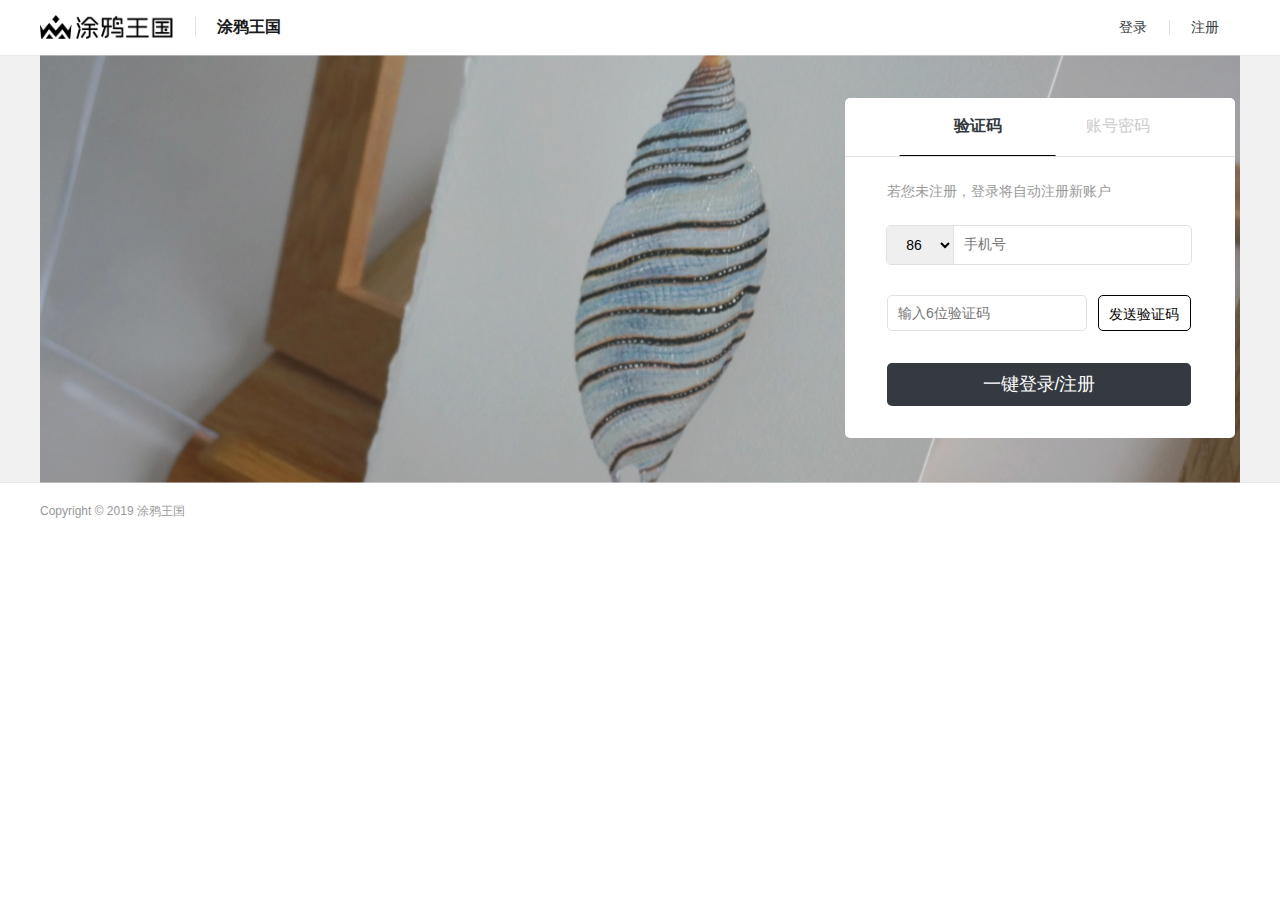
<file: vag登录.html>
<!DOCTYPE html>
<html lang="en">

<head>
    <meta charset="UTF-8">
    <meta http-equiv="X-UA-Compatible" content="IE=edge">
    <meta name="viewport" content="width=device-width, initial-scale=1.0">
    
    <title>登录_涂鸦王国</title>
    <link rel="shortcut icon" href="img/favicon20220418.ico">
    <link rel="stylesheet" href="inde.css">
    
</head>

<body>
    
    <div class="top">
        <div class="top-1">
            <img src="img/登录-horizontal-black.png" />
            <div></div>
            <div>涂鸦王国</div>
            <div id="dl">登录</div>
            <div></div>
            <div id="zc">注册</div>
        </div>
    </div>
<form action="vag.html" method="get">
    <div class="bodyz">
        <div class="bodyz-1">
            <div class="hz">
                <div class="box" id="box">
                    <div class="box-1 bs">验证码</div>
                    <div class="box-1">账号密码</div>
                </div>
                <div class="box1" id="box1">
                    创建新账号
                </div>
                <div class="box2">
                    <div class="box2-1">若您未注册，登录将自动注册新账户</div>
                    <div class="box2-2" >
                            <select >
                                <option value="">86</option>
                                <option value="">中国大陆86</option>
                                <option value="">中国香港00852</option>
                                <option value="">中国台湾00886</option>
                                <option value="">美国001</option>
                                <option value="">比利时0032</option>
                            </select>
                        <div><input type="text" placeholder="手机号"required id="txt"></div>
                    </div>
                    <div class="box2-3">
                        <div><input type="text" placeholder="输入6位验证码" required id="txt1"></div>
                        <div>发送验证码</div>
                    </div>
                    <input type="submit" value="一键登录/注册" class="rt4" >
                </div>
                <div class="box3">
                    <div><input type="text" placeholder="手机或邮箱" ></div>
                    <div><input type="password" placeholder="密码" ></div>
                    <input type="submit" value="登录" class="rt5">
                    <div>
                        <img src="img/weibo.png" >
                        <img src="img/qq.png" >
                        <span>忘记密码?</span>
                    </div>
                </div>
            </div>
        </div>
    </div>
</form>
    <div class="bottom">
        <div>Copyright © 2019 涂鸦王国</div>
    </div>
</body>
<script src="vag登录.js"></script>
</html>
</file>
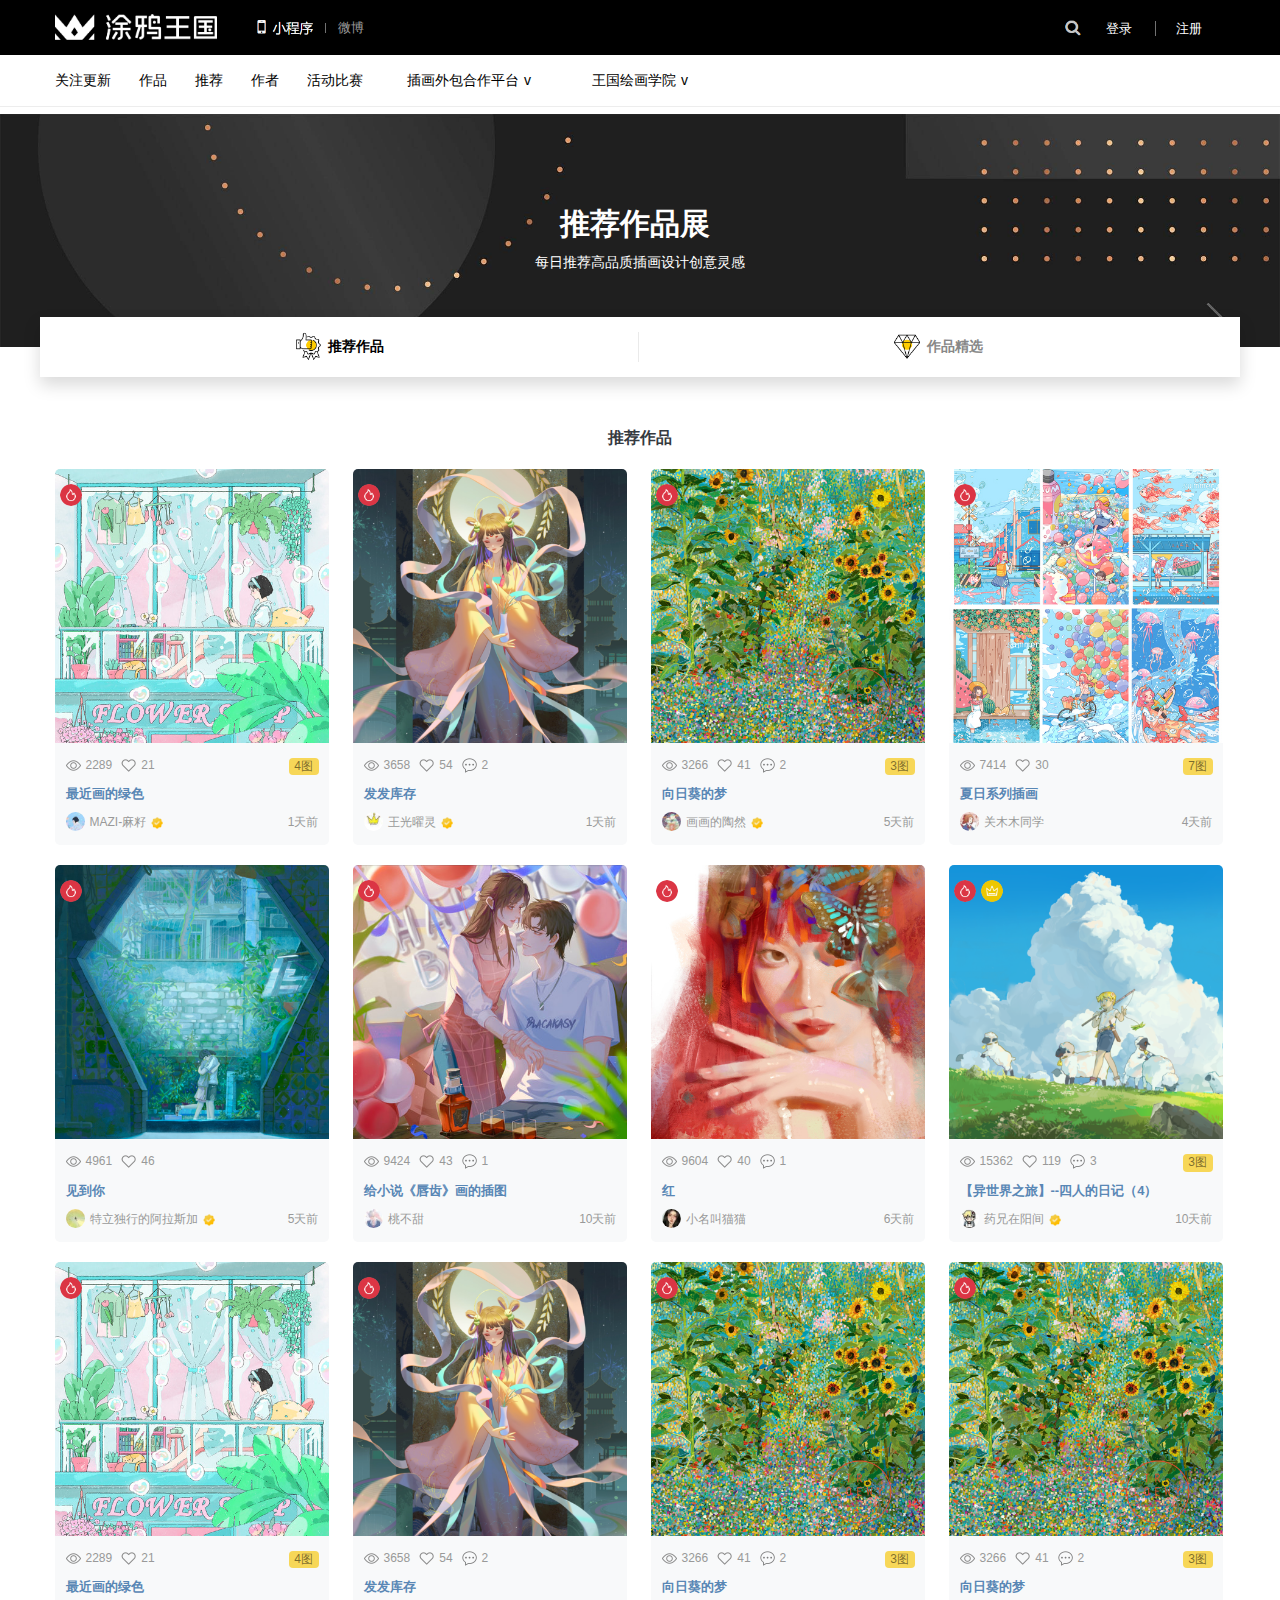
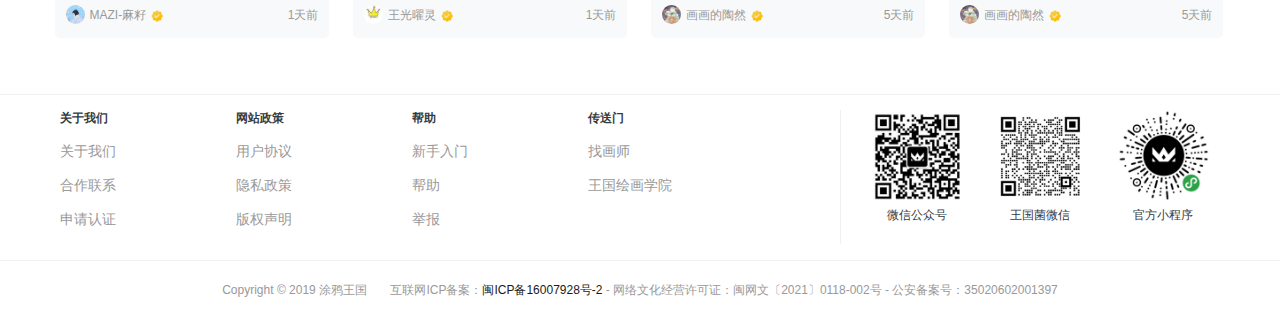
<file: vag详情.html>
<!DOCTYPE html>
<html lang="en">
<head>
    <meta charset="UTF-8">
    <meta http-equiv="X-UA-Compatible" content="IE=edge">
    <meta name="viewport" content="width=device-width, initial-scale=1.0">
    <title>涂鸦王国_插画师作品_涂鸦王国gracg.com</title>
    <link rel="shortcut icon" href="img/favicon20220418.ico">
    <link rel="stylesheet" href="vag详情.css">
</head>
<body>
    <div id="top">
        <div class="top1">
            <div class="top1-1">
                <div class="top1-1-1"><a href="#"><img src="img/img-horizontal-white.png" height="26"></a></div>
                <div class="top1-1-2"><a href="#"><img src="img/QQ截图20220606105741.png" height="20"></a></div>
                <div class="top1-1-3"></div>
                <div class="top1-1-4"><a>微博</a></div>
                <div class="top1-1-5"><a href="#"><img src="img/QQ截图20220606142611.png" height="17"></a></div>
                <div class="top1-1-5"><a href="vag登录.html">登录</a></div>
                <div class="top1-1-6"></div>
                <div class="top1-1-7"><a href="vag登录.html">注册</a></div>
            </div>
        </div>
        <div class="top2">
            <div class="top2-1">
                <ul>
                    <li><a>关注更新</a></li>
                    <li><a>作品</a></li>
                    <li><a>推荐</a></li>
                    <li><a>作者</a></li>
                    <li><a>活动比赛</a></li>
                </ul>
                <div class="top2-2">
                    <a>插画外包合作平台<span>v</span></a>
                    <ul style="left: 335px;">
                        <li>首页</li>
                        <li>作品出售</li>
                        <li>插画服务</li>
                        <li>插画师列表</li>
                        <li>SVIP权益</li>
                    </ul>
                </div>
                <div class="top2-2">
                    <a>王国绘画学院<span>v</span></a>
                    <ul style="left: 510px;">
                        <li>直播课程</li>
                        <li>插画视频</li>
                        <li>师资力量</li>
                        <li>学员作业</li>
                        <li><span>我要报名</span></li>
                    </ul>
                </div>
            </div>
        </div>
    </div>
    <div class="top-x">
        <div>推荐作品展</div>
        <div>每日推荐高品质插画设计创意灵感</div>
    </div>
    <div class="top-w">
        <div class="top-w1">
            <div><img src="img/tuijian.jpg" >推荐作品</div>
            <div></div>
            <div><img src="img/jingxuan.jpg" >作品精选</div>
        </div>
    </div>
    <div class="body1">
        推荐作品
    </div>

    <div id='box3' class="box3">
        <div>
            <div>
                <div class="zd">
                    <a href="" class="fb"></a>
                    <div></div>
                    <a href="" style="background-image:url('img/687900_1_4709d00590d8a7afcc8efe9c6fd321cc.jpg');"></a>
                </div>
                <div>
                    <div>
                        <div><img src="img/see.png"></div>
                        <span>2289</span>
                        <div><img src="img/like.png" alt=""></div>
                        <span>21</span>
                        <!-- <div><img src="img/msg_0.png" alt=""></div>
                        <span>2</span> -->
                        <div>4图</div>
                    </div>
                    <div>最近画的绿色</div>
                    <div>
                        <a href="">
                            <div style=" background-image:url('img/687900_1_1c26779280e3db9b007c995abaf67dc5.jpg');">
                            </div>
                        </a>
                        <a href=""><span>MAZI-麻籽</span>
                            <div></div>
                        </a>
                        <span>1天前</span>
                    </div>
                </div>
            </div>
        </div>
        <div>
            <div>
                <div class="zd">
                    <a href="" class="fb"></a>
                    <div></div>
                    <a href="" style="background-image:url('img/725238_52bc915f34d3e5a00d916d767089d542.png') ;"></a>
                </div>
                <div>
                    <div>
                        <div><img src="img/see.png"></div>
                        <span>3658</span>
                        <div><img src="img/like.png" alt=""></div>
                        <span>54</span>
                        <div><img src="img/msg_0.png" alt=""></div>
                        <span>2</span>
                        <div style="display:none">3图</div>
                    </div>
                    <div>发发库存</div>
                    <div>
                        <a href="">
                            <div style=" background-image:url('img/725238_1_6cbb673e39e1e62d483ce49f5b07df2a.jpg');">
                            </div>
                        </a>
                        <a href=""><span>王光曜灵</span>
                            <div></div>
                        </a>
                        <span>1天前</span>
                    </div>
                </div>
            </div>
        </div>
        <div>
            <div>
                <div class="zd">
                    <a href="" class="fb"></a>
                    <div></div>
                    <a " href=""></a>
                </div>
                <div>
                    <div>
                        <div><img src=" img/see.png">
                </div>
                <span>3266</span>
                <div><img src="img/like.png" alt=""></div>
                <span>41</span>
                <div><img src="img/msg_0.png" alt=""></div>
                <span>2</span>
                <div>3图</div>
            </div>
            <div>向日葵的梦</div>
            <div>
                <a href="">
                    <div style=" background-image:url('img/603959_3_7ed932ebf9d0b41dc63f697a2cf4a3b9.png');">
                    </div>
                </a>
                <a href=""><span>画画的陶然</span>
                    <div></div>
                </a>
                <span>5天前</span>
            </div>
        </div>
    </div>
    </div>
    <div>
        <div>
            <div class="zd">
                <a href="" class="fb"></a>
                <div></div>
                <a href="" style="background-image:url('img/1574787872_1_68a880fc406baa9280be6c71f0a26765.jpg') ;"></a>
            </div>
            <div>
                <div>
                    <div><img src="img/see.png"></div>
                    <span>7414</span>
                    <div><img src="img/like.png" alt=""></div>
                    <span>30</span>
                    <!-- <div><img src="img/msg_0.png" alt=""></div>
                        <span>2</span> -->
                    <div>7图</div>
                </div>
                <div>夏日系列插画</div>
                <div>
                    <a href="">
                        <div style=" background-image:url('img/1574787872_3_ea077f9e764676bdc89630dcccc328fc.jpg');">
                        </div>
                    </a>
                    <a href=""><span>关木木同学</span>
                        <div style="display:none;"></div>
                    </a>
                    <span>4天前</span>
                </div>
            </div>
        </div>
    </div>
    <div>
        <div>
            <div class="zd">
                <a href="" class="fb"></a>
                <div></div>
                <a href="" style="background-image:url('img/2001324757_8e269ff701fd964eec3bf56e30948157.png') ;"></a>
            </div>
            <div>
                <div>
                    <div><img src="img/see.png"></div>
                    <span>4961</span>
                    <div><img src="img/like.png" alt=""></div>
                    <span>46</span>
                    <!-- <div><img src="img/msg_0.png" alt=""></div>
                        <span>2</span> -->
                    <div style="display:none;">3图</div>
                </div>
                <div>见到你</div>
                <div>
                    <a href="">
                        <div style=" background-image:url('img/455248b.jpg');"></div>
                    </a>
                    <a href=""><span>特立独行的阿拉斯加</span>
                        <div></div>
                    </a>
                    <span>5天前</span>
                </div>
            </div>
        </div>
    </div>
    <div>
        <div>
            <div class="zd">
                <a href="" class="fb"></a>
                <div></div>
                <a href="" style="background-image:url('img/1575594826_5f5641268ac4d3cac0f6a63e752b5078.jpg') ;"></a>
            </div>
            <div>
                <div>
                    <div><img src="img/see.png"></div>
                    <span>9424</span>
                    <div><img src="img/like.png" alt=""></div>
                    <span>43</span>
                    <div><img src="img/msg_0.png" alt=""></div>
                    <span>1</span>
                    <div style="display:none;">3图</div>
                </div>
                <div>给小说《唇齿》画的插图</div>
                <div>
                    <a href="">
                        <div style=" background-image:url('img/1575594826_498d59b5bcfd62430e95c296081e1c63.jpg');">
                        </div>
                    </a>
                    <a href=""><span>桃不甜</span>
                        <div style="display:none;"></div>
                    </a>
                    <span>10天前</span>
                </div>
            </div>
        </div>
    </div>
    <div>
        <div>
            <div class="zd">
                <a href="" class="fb"></a>
                <div></div>
                <a href="" style="background-image:url('img/2001641045_1_cd5d1ef633931605f27b1474b2ac244b.jpg') ;"></a>
            </div>
            <div>
                <div>
                    <div><img src="img/see.png"></div>
                    <span>9604</span>
                    <div><img src="img/like.png" alt=""></div>
                    <span>40</span>
                    <div><img src="img/msg_0.png" alt=""></div>
                    <span>1</span>
                    <div style="display:none;">3图</div>
                </div>
                <div>红</div>
                <div>
                    <a href="">
                        <div style=" background-image:url('img/2001641045_3_80cb433730516600c7964d2b6c6c6cb5.jpg');">
                        </div>
                    </a>
                    <a href=""><span>小名叫猫猫</span>
                        <div style="display:none;"></div>
                    </a>
                    <span>6天前</span>
                </div>
            </div>
        </div>
    </div>
    <div>
        <div>
            <div class="zd">
                <a href="" class="fb"></a>
                <div></div>
                <div></div>
                <a href="" style="background-image:url('img/2001500272_ffb6cdc25fb92e2a74bfde243c868eca.png') ;"></a>
            </div>
            <div>
                <div>
                    <div><img src="img/see.png"></div>
                    <span>15362</span>
                    <div><img src="img/like.png" alt=""></div>
                    <span>119</span>
                    <div><img src="img/msg_0.png" alt=""></div>
                    <span>3</span>
                    <div>3图</div>
                </div>
                <div>【异世界之旅】--四人的日记（4）</div>
                <div>
                    <a href="">
                        <div style=" background-image:url('img/2001500272_3_61f70475d6cc34f7d66a15d5ad8a5e84.jpg');">
                        </div>
                    </a>
                    <a href=""><span>药兄在阳间</span>
                        <div></div>
                    </a>
                    <span>10天前</span>
                </div>
            </div>
        </div>
    </div>
    <div>
        <div>
            <div class="zd">
                <a href="" class="fb"></a>
                <div></div>
                <a href="" style="background-image:url('img/687900_1_4709d00590d8a7afcc8efe9c6fd321cc.jpg');"></a>
            </div>
            <div>
                <div>
                    <div><img src="img/see.png"></div>
                    <span>2289</span>
                    <div><img src="img/like.png" alt=""></div>
                    <span>21</span>
                    <!-- <div><img src="img/msg_0.png" alt=""></div>
                    <span>2</span> -->
                    <div>4图</div>
                </div>
                <div>最近画的绿色</div>
                <div>
                    <a href="">
                        <div style=" background-image:url('img/687900_1_1c26779280e3db9b007c995abaf67dc5.jpg');">
                        </div>
                    </a>
                    <a href=""><span>MAZI-麻籽</span>
                        <div></div>
                    </a>
                    <span>1天前</span>
                </div>
            </div>
        </div>
    </div>
    <div>
        <div>
            <div class="zd">
                <a href="" class="fb"></a>
                <div></div>
                <a href="" style="background-image:url('img/725238_52bc915f34d3e5a00d916d767089d542.png') ;"></a>
            </div>
            <div>
                <div>
                    <div><img src="img/see.png"></div>
                    <span>3658</span>
                    <div><img src="img/like.png" alt=""></div>
                    <span>54</span>
                    <div><img src="img/msg_0.png" alt=""></div>
                    <span>2</span>
                    <div style="display:none">3图</div>
                </div>
                <div>发发库存</div>
                <div>
                    <a href="">
                        <div style=" background-image:url('img/725238_1_6cbb673e39e1e62d483ce49f5b07df2a.jpg');">
                        </div>
                    </a>
                    <a href=""><span>王光曜灵</span>
                        <div></div>
                    </a>
                    <span>1天前</span>
                </div>
            </div>
        </div>
    </div>
    <div>
        <div>
            <div class="zd">
                <a href="" class="fb"></a>
                <div></div>
                <a " href=""></a>
            </div>
            <div>
                <div>
                    <div><img src=" img/see.png">
            </div>
            <span>3266</span>
            <div><img src="img/like.png" alt=""></div>
            <span>41</span>
            <div><img src="img/msg_0.png" alt=""></div>
            <span>2</span>
            <div>3图</div>
        </div>
        <div>向日葵的梦</div>
        <div>
            <a href="">
                <div style=" background-image:url('img/603959_3_7ed932ebf9d0b41dc63f697a2cf4a3b9.png');">
                </div>
            </a>
            <a href=""><span>画画的陶然</span>
                <div></div>
            </a>
            <span>5天前</span>
        </div>
    </div>
</div>
</div>
<div>
    <div>
        <div class="zd">
            <a href="" class="fb"></a>
            <div></div>
            <a " href=""></a>
        </div>
        <div>
            <div>
                <div><img src=" img/see.png">
        </div>
        <span>3266</span>
        <div><img src="img/like.png" alt=""></div>
        <span>41</span>
        <div><img src="img/msg_0.png" alt=""></div>
        <span>2</span>
        <div>3图</div>
    </div>
    <div>向日葵的梦</div>
    <div>
        <a href="">
            <div style=" background-image:url('img/603959_3_7ed932ebf9d0b41dc63f697a2cf4a3b9.png');">
            </div>
        </a>
        <a href=""><span>画画的陶然</span>
            <div></div>
        </a>
        <span>5天前</span>
    </div>
</div>
</div>
</div>
    </div>
    
    <div class="foot">
        <div class="container">
            <div class="container-1">
                <ul>关于我们
                    <li><a>关于我们</a></li>
                    <li><a>合作联系</a></li>
                    <li><a>申请认证</a></li>
                </ul>
                <ul>网站政策
                    <li><a>用户协议</a></li>
                    <li><a>隐私政策</a></li>
                    <li><a>版权声明</a></li>
                </ul>
                <ul>帮助
                    <li><a>新手入门</a></li>
                    <li><a>帮助</a></li>
                    <li><a>举报</a></li>
                </ul>
                <ul>传送门
                    <li><a>找画师</a></li>
                    <li><a>王国绘画学院</a></li>
                    <li></li>
                </ul>
            </div>
            <div class="container-2">
                <div>
                    <img src="img/t1.png" />
                    <p>微信公众号</p>
                </div>
                <div>
                    <img src="img/t2.png" />
                    <p>王国菌微信</p>
                </div>
                <div>
                    <img src="img/t3.png" />
                    <p>官方小程序</p>
                </div>
            </div>
        </div>
    </div>
    <p class="bottom">
        <span>Copyright © 2019 涂鸦王国</span>
        互联网ICP备案：<a href="">闽ICP备16007928号-2</a> - 网络文化经营许可证：闽网文〔2021〕0118-002号 - 公安备案号：35020602001397
    </p>
</body>
</html>
</file>
<file: inde.css>
#colors {
  col1: red;
  col2: green;
  col3: blue;
}
* {
  margin: 0;
  padding: 0;
  text-decoration: none;
  font: 14px Helvetica Neue, Helvetica, PingFang SC, Tahoma, Arial, sans-serif;
  font-family: PingFang SC, Verdana, Helvetica Neue, Microsoft Yahei, Hiragino Sans GB, Microsoft Sans Serif, WenQuanYi Micro Hei, sans-serif;
}
.top {
  height: 55px;
  width: 100%;
  color: #fff;
}
.top-1 {
  width: 1200px;
  height: 24px;
  margin: 0 auto;
  color: #353a3f;
  padding: 15px 0px;
}
.top-1 > img {
  width: 133.33px;
  height: 24px;
  float: left;
}
.top-1 > div:first-of-type {
  border-right: 1px solid #dee2e6;
  float: left;
  height: 20px;
  width: 1px;
  margin: 0px 21px;
  margin-top: 2px;
}
.top-1 > div:nth-of-type(2) {
  color: #1a1a1a;
  float: left;
  margin-right: 837.67px;
  height: 24px;
  line-height: 24px;
  font-size: 16px;
  font-weight: 700;
}
.top-1 > div:nth-of-type(3) {
  height: 24px;
  line-height: 24px;
  float: left;
  cursor: pointer;
}
.top-1 > div:nth-of-type(4) {
  border-right: 1px solid #dee2e6;
  float: left;
  height: 15px;
  width: 1px;
  margin: 0px 21px;
  margin-top: 5px;
}
.top-1 > div:nth-of-type(5) {
  height: 24px;
  line-height: 24px;
  float: left;
  cursor: pointer;
}
.bodyz {
  height: 342px;
  padding: 42px 0px;
  border-top: 1px solid rgba(225, 225, 225, 0.5);
  background-image: url('img/注册页面背景.png');
  background-repeat: no-repeat;
  background-position: center;
  background-color: rgba(225, 225, 225, 0.5);
  border-bottom: 1px solid rgba(225, 225, 225, 0.5);
  transition: all 0.7s;
}
.bodyz-1 {
  margin: 0 auto;
  width: 1200px;
  height: 340px;
  position: relative;
}
.hz {
  width: 390px;
  height: 340px;
  /* border: 1px solid #dee2e6; */
  border-radius: 5px;
  position: absolute;
  right: 5px;
  background-color: #fff;
}
.box {
  width: 100%;
  border-bottom: 1px solid #dee2e6;
  height: 57.6px;
}
.box1 {
  width: 100%;
  display: none;
  border-bottom: 1px solid #dee2e6;
  height: 57.6px;
  text-align: center;
  line-height: 57.6px;
  font-weight: 700;
  color: #fff;
  position: absolute;
  top: 0px;
  background-color: #343a40;
  border-top-left-radius: 5px;
  border-top-right-radius: 5px;
}
.box-1 {
  width: 40%;
  height: 56.6px;
  float: left;
  font-size: 16px;
  font-weight: 400;
  text-align: center;
  line-height: 55.6px;
  color: #999;
  cursor: pointer;
  opacity: 0.5;
  transition: all 0.7s;
}
.box-1:hover {
  color: #000;
}
.box > div:nth-of-type(1) {
  margin-left: 10%;
}
/* .box>div:nth-of-type(2) {
    font-weight: 400;
    color: #999;
} */
.bs {
  border-bottom: 1px solid #000;
  width: 40%;
  height: 56.6px;
  float: left;
  font-size: 16px;
  font-weight: 700;
  text-align: center;
  line-height: 55.6px;
  color: #343a40;
  cursor: pointer;
  transition: all 0.7s;
  opacity: 1;
  transform: translateX(10%);
}
.box2 {
  width: 388px;
  height: 284px;
  transition: all 0.7s;
}
.box2-1 {
  margin: 0 auto;
  color: #999;
  width: 304px;
  height: 38px;
  line-height: 38px;
  margin-top: 15px;
}
.box2-2 {
  width: 304px;
  height: 38px;
  border: 1px solid #dee2e6;
  margin: 0 auto;
  margin-top: 15px;
  border-radius: 5px;
}
.box2-2 > select {
  width: 22%;
  height: 100%;
  border: none;
  border-right: 1px solid #dee2e6;
  text-align: center;
  float: left;
  border-top-left-radius: 5px;
  border-bottom-left-radius: 5px;
}
.box2-2 > section:focus {
  outline: none;
}
.box2-2 > div {
  float: left;
  width: 78%;
}
.box2-2 > div > input {
  border: none;
  width: 95%;
  height: 36px;
  margin-left: 10px;
}
.box2-2 > div > input:focus {
  outline: none;
}
.box2-3 {
  width: 304px;
  height: 38px;
  margin: 0 auto;
  margin-top: 30px;
  border-radius: 5px;
  transition: all 0.7s;
}
.box2-3 > div:first-of-type {
  border: 1px solid #dee2e6;
  border-radius: 5px;
  float: left;
  width: 65%;
  height: 90%;
}
.box2-3 > div > input {
  border: none;
  width: 93%;
  height: 100%;
  margin-left: 10px;
}
.box2-3 > div > input:focus {
  outline: none;
}
.box2-3 > div:last-of-type {
  border: 1px solid #000;
  border-radius: 5px;
  float: left;
  width: 30%;
  height: 90%;
  margin-left: 11.2px;
  color: #000;
  text-align: center;
  line-height: 36.2px;
  cursor: pointer;
}
/* .box2-4 {
    width: 304px;
    height: 43.25px;
    margin: 0 auto;
    margin-top: 30px;
    border-radius: 5px;
    border: 1px;
    background-color: #343a40;
    color: #fff;
    text-align: center;
    line-height: 43.25px;
    font-size: 1.25em;
    cursor: pointer;
} */
.rt4 {
  display: block;
  width: 304px;
  height: 43.25px;
  margin: 0 auto;
  margin-top: 30px;
  border: none;
  border-radius: 5px;
  background-color: #343a40;
  color: #fff;
  line-height: 43.25px;
  font-size: 1.25em;
  cursor: pointer;
}
.rt5 {
  display: block;
  width: 304px;
  height: 43.25px;
  margin: 0 auto;
  margin-top: 30px;
  border: none;
  border-radius: 5px;
  background-color: #343a40;
  color: #fff;
  line-height: 43.25px;
  font-size: 1.25em;
  cursor: pointer;
}
.box3 {
  width: 388px;
  height: 284px;
  position: absolute;
  top: 74px;
  right: 1px;
  display: none;
}
.box3 input {
  border: none;
  height: 80%;
  width: 97%;
  border-radius: 5px;
  margin-top: 2px;
  margin-left: 3px;
}
.box3 input:focus {
  outline: none;
}
.box3 > div:first-of-type {
  width: 283px;
  height: 36px;
  margin: 0 auto;
  margin-top: 30px;
  border: 1px solid #dee2e6;
  border-radius: 5px;
}
.box3 > div:nth-of-type(2) {
  width: 283px;
  height: 36px;
  margin: 0 auto;
  margin-top: 15px;
  border: 1px solid #dee2e6;
  border-radius: 5px;
}
.box3 > input {
  width: 283px;
  height: 43px;
  margin: 0 auto;
  margin-top: 15px;
  border: 1px solid #dee2e6;
  border-radius: 5px;
  line-height: 43px;
  text-align: center;
  color: #fff;
  background-color: #53b3e0;
  font-size: 1.25rem;
  cursor: pointer;
}
.box3 > div:nth-of-type(3) {
  width: 283px;
  height: 20.46px;
  margin: 0 auto;
  margin-top: 10px;
  border-radius: 5px;
}
.box3 > div:nth-of-type(3) > img {
  float: left;
  width: 20px;
  height: 20px;
  margin-right: 5px;
}
.box3 > div:nth-of-type(3) > span {
  float: right;
  color: #999;
}
.bottom {
  width: 100%;
  height: 57.43px;
}
.bottom > div {
  font-size: 12px;
  color: #999;
  margin: 0 auto;
  width: 1200px;
  height: 57.43px;
  line-height: 57.43px;
}
/* body{
    background-image: url(img/登录页面背景.jpeg);
    background-repeat: no-repeat;
    background-size: cover;
} */
.yrlm {
  width: 304px;
  height: 38px;
  border: 1px solid #5393d3;
  margin: 0 auto;
  margin-top: 15px;
  border-radius: 5px;
}
.yrlm2 {
  width: 304px;
  height: 38px;
  border: 2px solid red;
  margin: 0 auto;
  margin-top: 15px;
  border-radius: 5px;
}
</file>
<file: vag详情.css>
* {
    margin: 0;
    padding: 0;
    list-style: none;
}

a {
    text-decoration: none;
}
li{
    list-style: none;
}
body{
    font-family: PingFang SC, Verdana, Helvetica Neue, Microsoft Yahei, Hiragino Sans GB, Microsoft Sans Serif, WenQuanYi Micro Hei, sans-serif;
}

#top {
    width: 100%;
    height: 106px;
    margin-bottom: 7px;
    border-bottom: 1px solid rgba(225, 225, 225, .6);
}

.top1 {
    background-color: #000;
    width: 100%;
    height: 55px;

}

.top1-1 {
    width: 1170px;
    height: 26px;
    margin: 0 auto;
    font-size: 13px;
    position: relative;
    top: 14PX;
    
}

.top1-1-1 {
    width: 161.96px;
    height: 26px;
    margin-right: 38PX;
    float: left;
}

.top1-1-2 {
    float: left;
    height: 16px;
    margin-top: 3px;
}

.top1-1-3 {
    float: left;
    height: 10px;
    border-left: 1px solid rgba(225, 225, 225, .5);
    margin-left: 10px;
    margin-right: 12px;
    position: relative;
    top: 9px;
}

.top1-1-4 {
    float: left;
    color: rgba(225, 225, 225, .7);
    margin-top: 5px;
    width: 726px;
}

.top1-1-5 {
    float: left;
    margin-top: 6px;
    color: #fff;
    margin-right: 23px;
}
.top1-1-5>a{
    color: #fff;
}
.top1-1-7>a{
    color: #fff;
}

.top1-1-7 {
    float: left;
    margin-top: 6px;
    color: #fff;

}

.top1-1-6 {
    float: left;
    height: 15px;
    border-left: 1px solid rgba(225, 225, 225, .5);
    margin-right: 20px;
    position: relative;
    top: 7px;
}

.top2 {
    width: 100%;
    height: 51px;
    float: left;
    font-size: 14px;
    transition: all 1s;
}

.top2-1 {
    width: 1170px;
    height: 50px;
    position: relative;
    margin: 0 auto;

}

.top2-1 >ul >li {
    list-style: none;
    float: left;
    margin-right: 28px;
    height: 50px;
    line-height: 50px;

}

.top2-1 >ul >li >a{
    cursor: pointer;
}
.top2-1 >ul >li >a:hover{
    color: rgba(0, 0, 0, .6);
}


.top2-2 {
    float: left;
    margin-left: 16px;
    margin-right: 45px;
    height: 50px;
    line-height: 50px;
    
}

.fixed {
    position: fixed;
    top: 0;
    left: -50%;
    transform: translateX(50%);
    z-index: 1000000;
    background-color: #000;
    color: #FFF;
    transition: all 1s;
}

.top2-2 a{
    cursor: pointer;
}
.top2-2 span {
    margin-left: 5px;
    
}

.top2-2 ul{
    position: absolute;
    display: none;
    top: 100%;
    left: 0;
    z-index: 1000;
    float: left;
    min-width: 10rem;
    margin: 0.125rem 0 0;
    font-size: 1rem;
    color: #212529;
    text-align: center;
    background-color: #fff;
    background-clip: padding-box;
    border: 1px solid rgba(0, 0, 0, 0.15);
    border-radius: 0.25rem;
    border-top: 2px solid #cc9966;
    margin-top: -1px;
    left: 335px;
    font-family: PingFang SC, Verdana, Helvetica Neue, Microsoft Yahei, Hiragino Sans GB, Microsoft Sans Serif, WenQuanYi Micro Hei, sans-serif;
    font-weight: normal;
}

.top2-2 li{
    display: block;
    width: 100%;
    clear: both;
    font-weight: 400;
    color: #212529;
    text-align: inherit;
    white-space: nowrap;
    background-color: transparent;
    border: 0;
    font-size: 13px;
    cursor: pointer;
}
.top2-2 li:hover{
    background-color: rgba(225, 225, 225, .3);
}

.top2-2 li  span{
    display: block;
    background-color: #d95143;
    border-radius: .6rem;
    width: 120px;
    margin: 0 auto;
    color: #fff;
}
.top-x{
    background-image: url('img/1xxxxx.jpg!org');
    background-repeat: no-repeat;
    background-size: cover;
    width: 100%;
    height: 233.29px;
}
.top-x>div:first-of-type{
    width: 160px;
    height: 40px;
    font-size: 30px;
    font-weight: 700;
    margin: 0 auto;
    color: #FFF;
    padding-top: 90px;
}
.top-x>div:last-of-type{
    color: #fff;
    width: 210px;
    height: 18.29px;
    font-size: 14px;
    padding-top: 10px;
    margin: 0 auto;
}
.top-w{
    width: 100%;
    height:60px;
}
.top-w1{
    width: 1200px;
    height: 60px;
    margin: 0 auto;
    background-color: #fff;
    position: relative;
    top:-30px;
    box-shadow: 0 0.5rem 1rem rgb(0 0 0 / 15%) ;

}
.top-w1 img{
    width: 30px;
    height: 30px;
    margin-right: 5px;
    top: 10px;
    position: relative;
    
}

.top-w1>div:first-of-type{
    width: 49.8%;
    height: 100%;
    float: left;
    text-align: center;
    line-height: 59.9px;
    font-weight: bold;
    font-size: 14px;
}

.top-w1>div:nth-of-type(2){
    border-left: 1px solid rgba(225, 225, 225, .7);
    height: 30px;
    float: left;
    margin-top: 15px;
}
.top-w1>div:last-of-type{
    width: 49.8%;
    height: 100%;
    float: left;
    text-align: center;
    line-height: 59.9px;
    font-weight: bold;
    color: #888;
    font-size: 14px;
}
.body1{
    width: 100%;
    height: 21.24px;
    line-height: 21.24px;
    text-align: center;
    font-size: 16px;
    font-weight: 700;
    color:#353a3f;
    margin-top: 20px;
    margin-bottom: 10px;
}
.box3 {
    width: 1200px;
    height: 1200px;
    margin: 0 auto;
    
}

.box3>div {
    float: left;
    width: 298px;
    height: 376.57px;
    margin-top: 20px;
}

.box3>div>div {
    width: 274px;
    height: 376.57px;
    margin-left: 15px;
    position: absolute;
}

.box3>div>div>div:first-of-type {
    width: 274px;
    height: 274px;
    position: relative;
}

.box3>div>div>div:first-of-type>a:first-of-type {
    float: right;
    width: 32px;
    height: 32px;
    border-radius: 5px;
    background-color: rgb(255, 255, 255);
    font-size: 14px;
    background-image: url('img/search.png');
    background-repeat: no-repeat;
    background-size: 18px;
    background-position: center;
    right: 5px;
    top: 5px;
    position: absolute;
    z-index: 1;
    display:none;
}

.box3>div>div>div:first-of-type>div:nth-of-type(1) {
    float: left;
    width: 22px;
    height: 22px;
    border-radius: 100%;
    font-size: 14px;
    background-image: url('img/work_hot.png');
    background-repeat: no-repeat;
    background-size: 22px;
    background-position: center;
    left: 5px;
    top: 5px;
    position: relative;
    z-index: 1;
}

.box3>div>div>div:first-of-type>div:nth-of-type(2) {
    float: left;
    width: 22px;
    height: 22px;
    border-radius: 100%;
    font-size: 14px;
    background-image: url('img/work_tuijian.png');
    background-repeat: no-repeat;
    background-size: 22px;
    background-position: center;
    left: 5px;
    top: 5px;
    position: relative;
    z-index: 1;
    margin-left: 5px;
}

.box3>div>div>div:first-of-type>a:last-of-type {
    float: left;
    width: 274px;
    height: 274px;
    border-top-left-radius: 5px;
    border-top-right-radius: 5px;
    font-size: 14px;
    background-image: url('img/603959_1_2091a6a4e3e9230b8e17d5d9500eec30.png');
    background-repeat: no-repeat;
    background-size: cover;
    background-position: center;
    position: relative;
    z-index: 0;
    top: -32px;
}


.box3>div>div>div:last-of-type {
    background-color: #f8f9fa;
    width: 274px;
    height: 102.57px;
    float: left;
    position: relative;
    top: -32px;
    border-bottom-left-radius: 5px;
    border-bottom-right-radius: 5px;
}

.box3>div>div>div:last-of-type>div:first-of-type {
    width: 253px;
    height: 24.43px;
    margin: 0 auto;
    margin-top: 10px;
    font-size: 12px;
    color: #999;
    margin-top: 15px;
    /* border: 1px solid; */
}

.box3>div>div>div:last-of-type>div:first-of-type>div {
    width: 15px;
    height: 15px;
    float: left;
    margin-right: 5px;
}

.box3>div>div>div:last-of-type>div:first-of-type>span {
    float: left;
    margin-right: 9px;
}

.box3>div>div>div:last-of-type>div:first-of-type>div img {
    width: 15px;
    height: 15px;
    float: left;
}

.box3>div>div>div:last-of-type>div:first-of-type>div:last-of-type {
    width: 29.63px;
    height: 17.43px;
    float: right;
    background-color: #f7d758;
    color: rgba(0, 0, 0, .5);
    text-align: center;
    margin-right: 0px;
    border-radius: 0.25rem;
}

.box3>div>div>div:last-of-type>div:nth-of-type(2) {
    width: 253px;
    height: 24.43px;
    margin: 0 auto;
    font-size: 13px;
    color: #5987b5;
    font-weight: 700;
    line-height: 24.43px;
}

.box3>div>div>div:last-of-type>div:nth-of-type(3) {
    width: 253px;
    height: 33px;
    margin: 0 auto;
    font-size: 12px;
    color: #999;
    line-height: 33px;
}

.box3>div>div>div:last-of-type>div:nth-of-type(3) div:nth-of-type(1) {
    width: 19px;
    height: 19px;
    float: left;
    margin-top: 6px;
    border-radius: 100%;
    margin-right: 5px;
    background-repeat: no-repeat;
    background-size: cover;
    background-position: center;
}

.box3>div>div>div:last-of-type>div:nth-of-type(3) span:nth-of-type(1) {
    float: left;
    margin-right: 5px;
}

.box3>div>div>div:last-of-type>div:nth-of-type(3)>a:nth-of-type(2) {
    color: #999;
}

.box3>div>div>div:last-of-type>div:nth-of-type(3)>a:nth-of-type(2)>div {
    float: left;
    width: 12px;
    height: 12px;
    margin-top: 11px;
    background-image: url('img/star.png');
    background-repeat: no-repeat;
    background-size: cover;
    background-position: center;
}

.box3>div>div>div:last-of-type>div:nth-of-type(3)>span:last-of-type {
    float: right;
    margin-right: 0px;
}
.foot {
    width: 100%;
    height: 165.14px;
    border-top: 1px solid rgba(225, 225, 225, .5);
    border-bottom: 1px solid rgba(225, 225, 225, .5);
    margin-top: 35px;
}

.container {
    width: 1200px;
    height: 134.41px;
    margin: 0 auto;
    margin-top: 15px;
}
.container-1 {
    width: 799.99px;
    height: 134.41px;
    float: left;
    border-right: 1px solid rgba(225, 225, 225, .5);
}
.container-1>ul{
    margin-left: 20px;
    float: left;
    margin-right: 100px;
    color: #343a40;
    font-size: 12px;
    font-weight: 700;
    font-family: PingFang SC, Verdana, Helvetica Neue, Microsoft Yahei, Hiragino Sans GB, Microsoft Sans Serif, WenQuanYi Micro Hei, sans-serif;
}
.container-1>ul li{
    color: #999;
    font-size: 14px;
    margin-top: 16px;
    font-weight: 300;
    cursor: pointer;
    font-family: PingFang SC, Verdana, Helvetica Neue, Microsoft Yahei, Hiragino Sans GB, Microsoft Sans Serif, WenQuanYi Micro Hei, sans-serif;
}

.container-1>ul li:hover{
    color: rgba(0, 0, 0, .6);
    font-family: PingFang SC, Verdana, Helvetica Neue, Microsoft Yahei, Hiragino Sans GB, Microsoft Sans Serif, WenQuanYi Micro Hei, sans-serif;
}
.container-2 {
    width: 369px;
    height: 108.71px;
    float: left;
    margin-left:15px;
}
.container-2 div{
    width: 123px;
    height: 108.43px;
    float: left;
}
.container-2 div>img{
    width: 93px;
    height: 93px;
    margin-left: 15px;
}
.container-2 div>p{
    color:  #353a3f;
    text-align: center;
    font-size: 12px;
    font-family: PingFang SC, Verdana, Helvetica Neue, Microsoft Yahei, Hiragino Sans GB, Microsoft Sans Serif, WenQuanYi Micro Hei, sans-serif;  
}
.bottom{
    width: 100%;
    height: 58.43px;
    text-align: center;
    line-height: 58.43px;
    color: #999;
    font-size: 12px;
    font-family: PingFang SC, Verdana, Helvetica Neue, Microsoft Yahei, Hiragino Sans GB, Microsoft Sans Serif, WenQuanYi Micro Hei, sans-serif;
}
.bottom span{
    margin-right: 20px;
}

.bottom a{
    color: #1a1a1a;
}
.bottom a:hover{
    color: #999;
}
</file>
